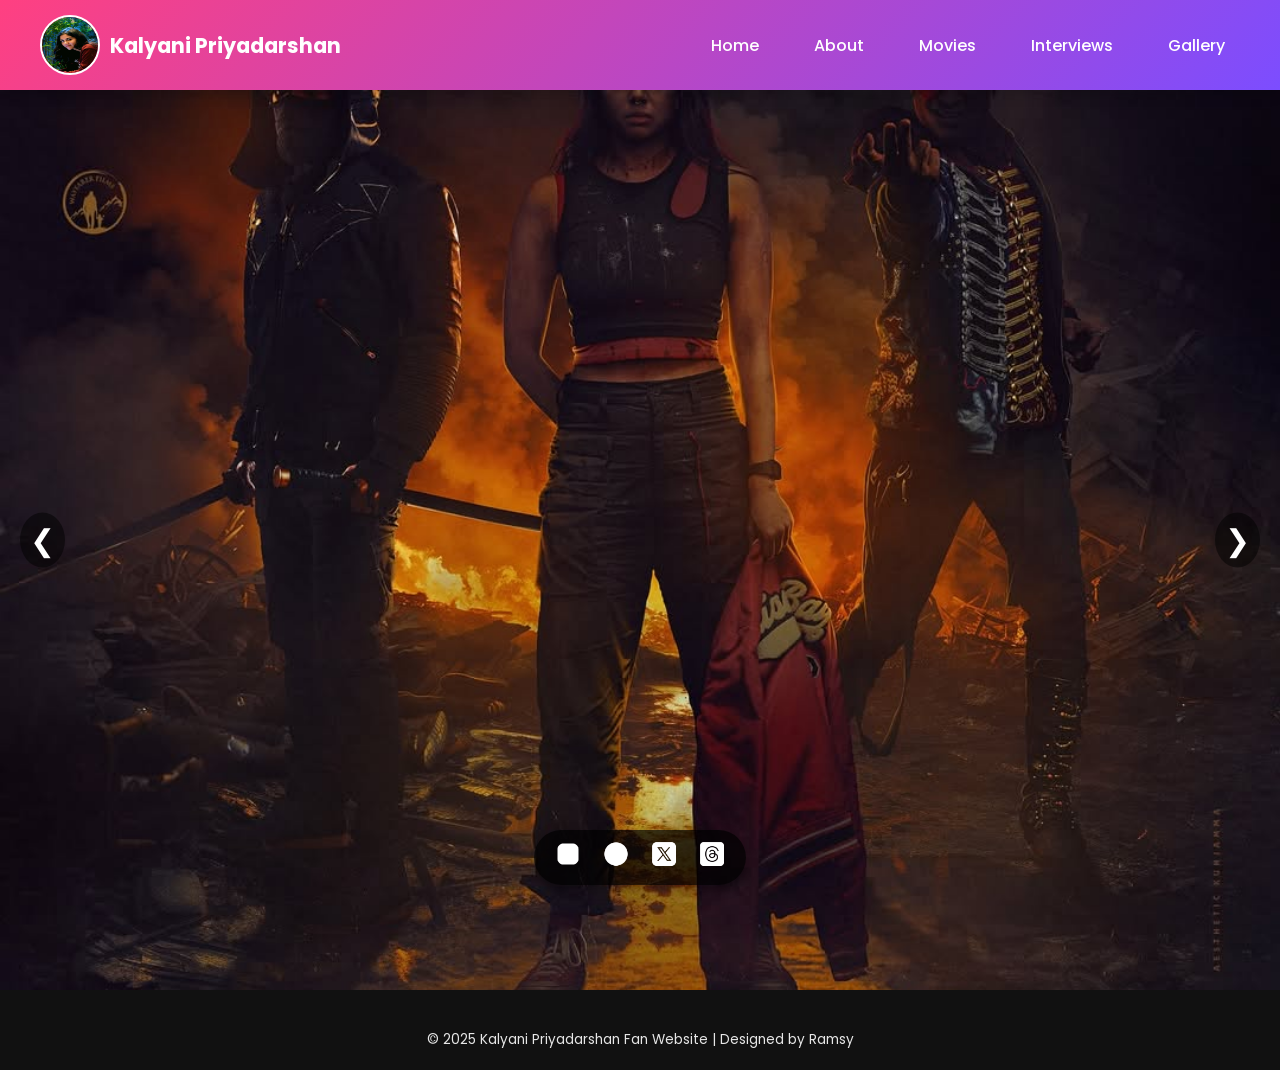
<file: index.html>
<!DOCTYPE html>
<html lang="en">
<head>
    <meta charset="UTF-8">
    <meta name="viewport" content="width=device-width, initial-scale=1.0">
    <link rel="stylesheet" href="style.css">
    <title>Kalyani Priyadarshan| fan website</title>
</head>
<body>
    <header class="header">
        <div class="logo">
            <img src="img/logo.jfif" alt="logo">
            <span>Kalyani Priyadarshan</span>
        </div>
        <nav class="navbar">
            <ul>
                <li><a href="home.html">Home</a></li>
                <li><a href="about.html">About</a></li>
                <li><a href="movies.html">Movies</a></li>
                <li><a href="interviews.html">Interviews</a></li>
                <li><a href="gallery.html">Gallery</a></li>
            </ul>
        </nav>    
    </header>

    <section class="home">
        <div class="slider">
            <div class="slides">
                <img src="img/kalyani1.jpg" alt="kalyani1" class="active">
                <img src="img/kalyani2.webp" alt="kalyani2">
                <img src="img/kalyani3.jpg" alt="kalyani3">
                <h1>Welcome to Kalyani Priyadarshan Fan Website</h1>
  <p>Explore movies, interviews, and a stunning gallery of your favorite star.</p>
  <a href="about.html" class="hero-btn">Know More</a>
            </div>
            <h1>Welcome to Kalyani Priyadarshan Fan Website</h1>
  <p>Explore movies, interviews, and a stunning gallery of your favorite star.</p>
  <a href="about.html" class="hero-btn">Know More</a>
            <button class="prev">&#10094;</button>
            <button class="next">&#10095;</button>
            <div class="social-media">
            <a href="https://www.instagram.com/kalyanipriyadarshan?utm_source=ig_web_button_share_sheet&igsh=ZDNlZDc0MzIxNw=="target="_blank">
            <img src="img/instagram.png" alt="instagram">
            </a>
            <a href="https://www.facebook.com/Kalyanipriyadarsan" target="_blank">
             <img src="img/facebook.png" alt="Facebook">
                 </a>
            <a href="https://x.com/kalyanipriyan" target="_blank">
                <img src="img/x.png" alt="Twitter">
             </a>
             <a href="https://www.threads.net//@kalyanipriyadarshan" target="_blank">
                <img src="img/thread.png" alt="YouTube">
                 </a>
        </div>
        </div>
        
    </section>
    <!-- Footer -->
<footer class="footer">
  <div class="footer-container">
    <div class="footer-copy">
      <p>&copy; 2025 Kalyani Priyadarshan Fan Website | Designed by Ramsy</p>
    </div>
  </div>
</footer>

    <script src="script.js"></script>
</body>
</html>
</file>
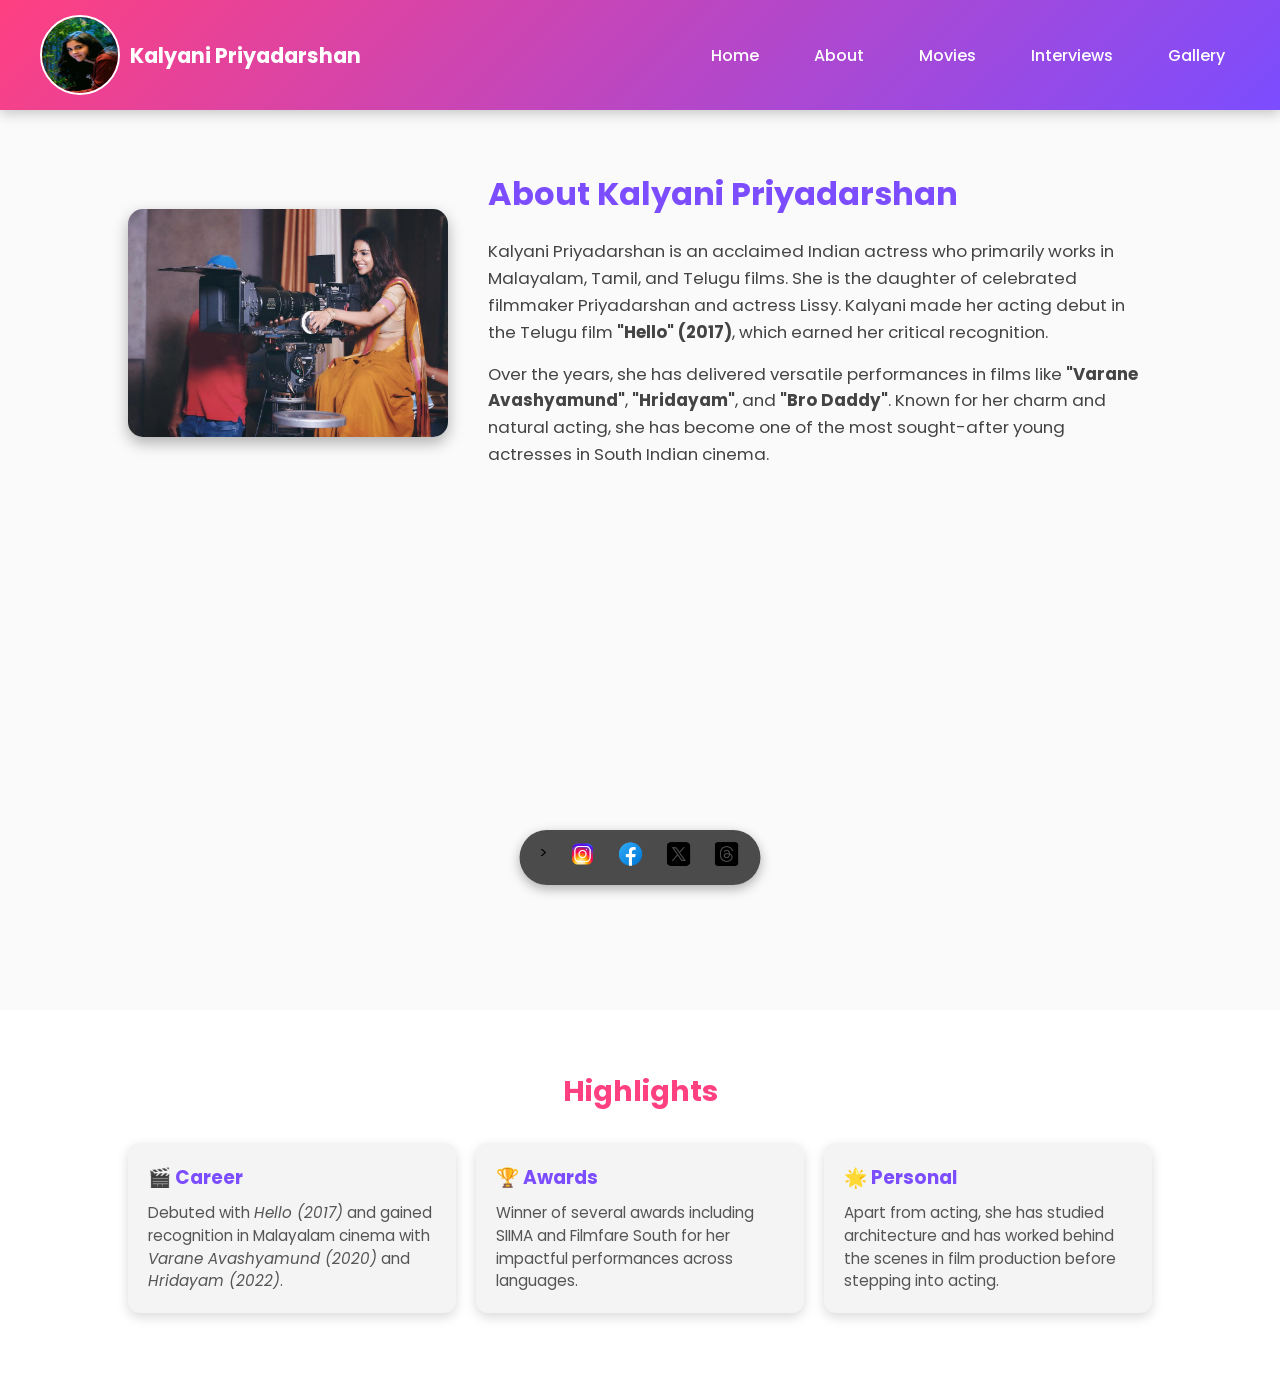
<file: about.html>
<!DOCTYPE html>
<html lang="en">
<head>
    <meta charset="UTF-8">
    <meta name="viewport" content="width=device-width, initial-scale=1.0">
    <link rel="stylesheet" href="about.css">
    <title>Kalyani Priyadarshan| fan website</title>
</head>
<body>
    <header class="header">
        <div class="logo">
            <img src="img/logo.jfif" alt="logo">
            <span>Kalyani Priyadarshan</span>
        </div>
        <nav class="navbar">
            <ul>
                <li><a href="home.html">Home</a></li>
                <li><a href="about.html">About</a></li>
                <li><a href="movies.html">Movies</a></li>
                <li><a href="interviews.html">Interviews</a></li>
                <li><a href="gallery.html">Gallery</a></li>
            </ul>
        </nav>   
     </header>
    <!-- About Section -->
  <section class="about">
    <div class="about-container">
      <div class="about-img">
        <img src="img/about.jpg" alt="Kalyani Priyadarshan">
      </div>
      <div class="about-text">
        <h1>About Kalyani Priyadarshan</h1>
        <p>
          Kalyani Priyadarshan is an acclaimed Indian actress who primarily works in
          Malayalam, Tamil, and Telugu films. She is the daughter of celebrated filmmaker
          Priyadarshan and actress Lissy. Kalyani made her acting debut in the Telugu film 
          <strong>"Hello" (2017)</strong>, which earned her critical recognition.
        </p>
        <p>
          Over the years, she has delivered versatile performances in films like
          <strong>"Varane Avashyamund"</strong>, <strong>"Hridayam"</strong>, and
          <strong>"Bro Daddy"</strong>. Known for her charm and natural acting, she has become
          one of the most sought-after young actresses in South Indian cinema.
        </p>
      </div>
    </div>
  </section>

  <!-- Highlights Section -->
  <section class="highlights">
    <h2>Highlights</h2>
    <div class="highlight-grid">
      <div class="highlight-card">
        <h3>🎬 Career</h3>
        <p>
          Debuted with <em>Hello (2017)</em> and gained recognition in Malayalam cinema with 
          <em>Varane Avashyamund (2020)</em> and <em>Hridayam (2022)</em>.
        </p>
      </div>
      <div class="highlight-card">
        <h3>🏆 Awards</h3>
        <p>
          Winner of several awards including SIIMA and Filmfare South for her impactful 
          performances across languages.
        </p>
      </div>
      <div class="highlight-card">
        <h3>🌟 Personal</h3>
        <p>
          Apart from acting, she has studied architecture and has worked behind the scenes in 
          film production before stepping into acting.
        </p>
      </div>
    </div>
  </section>

  <!-- Social Media Bar -->
  <div class="social-media">
            ><a href="https://www.instagram.com/kalyanipriyadarshan?utm_source=ig_web_button_share_sheet&igsh=ZDNlZDc0MzIxNw=="target="_blank">
            <img src="img/instagram.png" alt="instagram">
            </a>
            <a href="https://www.facebook.com/Kalyanipriyadarsan" target="_blank">
             <img src="img/facebook.png" alt="Facebook">
                 </a>
            <a href="https://x.com/kalyanipriyan" target="_blank">
                <img src="img/x.png" alt="Twitter">
             </a>
             <a href="https://www.threads.com/@kalyanipriyadarshan" target="_blank">
                <img src="img/thread.png" alt="YouTube">
                 </a>
        </div>
</body>
</html>
</file>
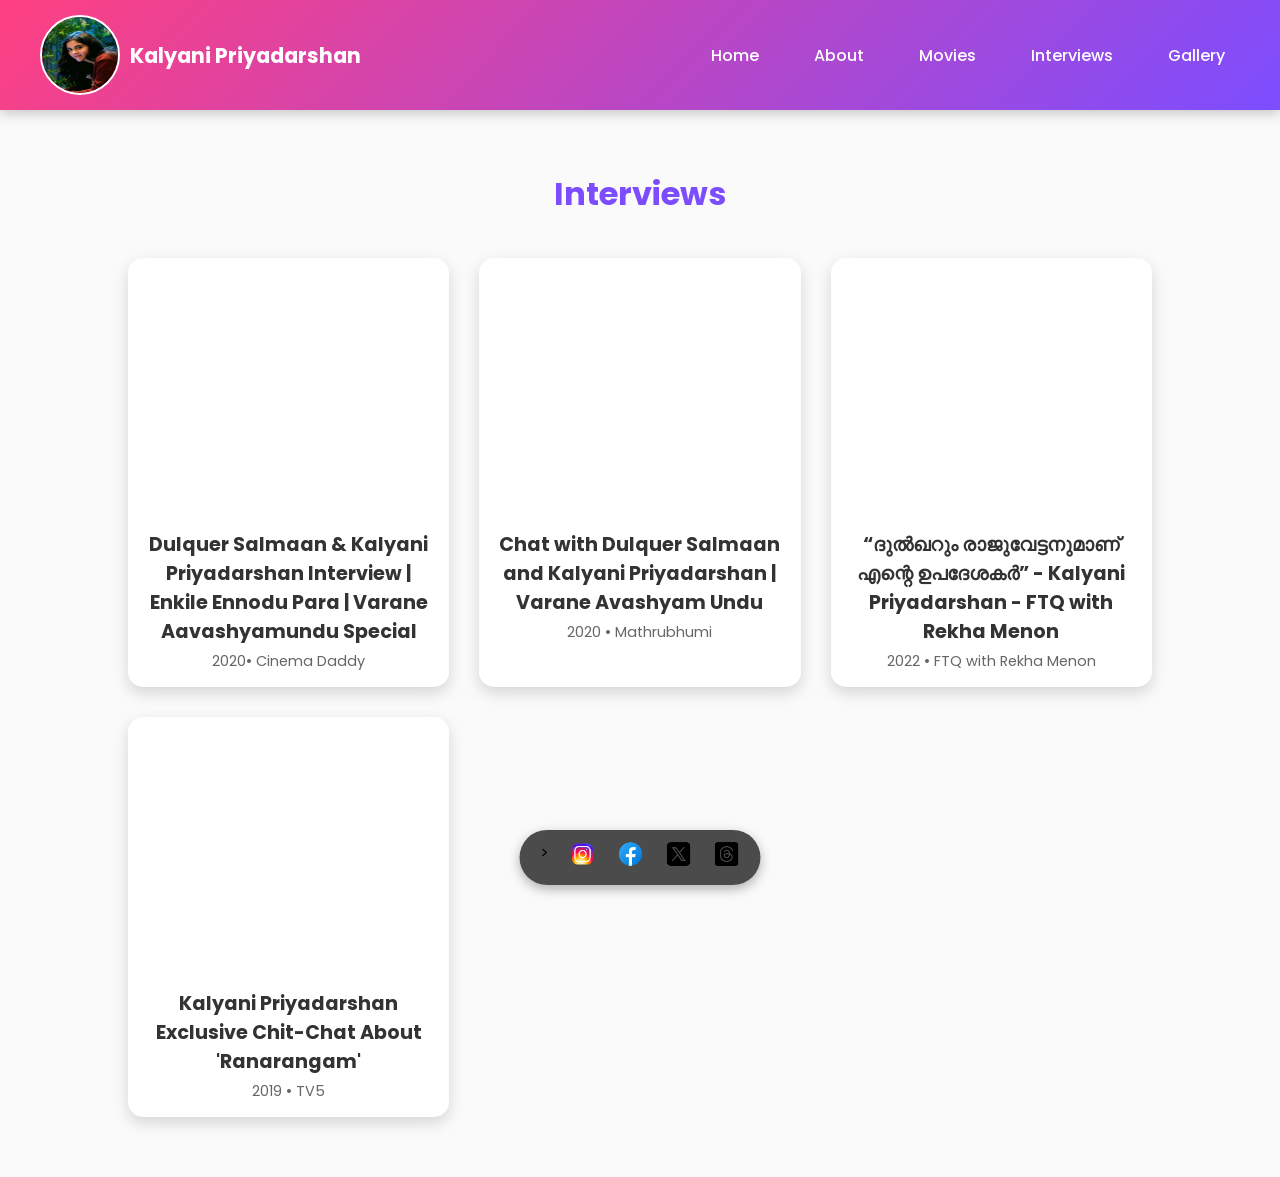
<file: interviews.html>
<!DOCTYPE html>
<html lang="en">
<head>
    <meta charset="UTF-8">
    <meta name="viewport" content="width=device-width, initial-scale=1.0">
    <link rel="stylesheet" href="interviews.css">
    <title>Kalyani Priyadarshan| fan website</title>
</head>
<body>
    <header class="header">
        <div class="logo">
            <img src="img/logo.jfif" alt="logo">
            <span>Kalyani Priyadarshan</span>
        </div>
        <nav class="navbar">
            <ul>
                <li><a href="home.html">Home</a></li>
                <li><a href="about.html">About</a></li>
                <li><a href="movies.html">Movies</a></li>
                <li><a href="interviews.html">Interviews</a></li>
                <li><a href="gallery.html">Gallery</a></li>
            </ul>
        </nav>    
    </header>
   <section class="interviews">
    <h1 class="section-title">Interviews</h1>
    <div class="interview-grid">
      
      <!-- Interview 1 -->
      <div class="interview-card">
        <iframe width="100%" height="250" src="https://www.youtube.com/embed/BHHLOW8S270?si=efUXnYtlylgnViCe" 
          title="YouTube interview"
          frameborder="0"
          allow="accelerometer; autoplay; clipboard-write; encrypted-media; gyroscope; picture-in-picture"
          allowfullscreen>
        </iframe>
        <div class="interview-info">
          <h2>Dulquer Salmaan & Kalyani Priyadarshan Interview | Enkile Ennodu Para | Varane Aavashyamundu Special</h2>
          <p>2020• Cinema Daddy</p>
        </div>
      </div>

      <!-- Interview 2 -->
      <div class="interview-card">
        <iframe width="100%" height="250" src="https://www.youtube.com/embed/sFdFp-FuoME?si=XHEnzDZsaBZNU6P0" 
          title="YouTube interview"
          frameborder="0"
          allow="accelerometer; autoplay; clipboard-write; encrypted-media; gyroscope; picture-in-picture"
          allowfullscreen>
        </iframe>
        <div class="interview-info">
          <h2>Chat with Dulquer Salmaan and Kalyani Priyadarshan | Varane Avashyam Undu</h2>
          <p>2020 • Mathrubhumi</p>
        </div>
      </div>

      <!-- Add more interviews as needed -->
         <!-- Interview 3 -->
      <div class="interview-card">
        <iframe width="100%" height="250" src="https://www.youtube.com/embed/ngzcUaWW22w?si=gildI9Qld12m5l-l" 
          title="YouTube interview"
          frameborder="0"
          allow="accelerometer; autoplay; clipboard-write; encrypted-media; gyroscope; picture-in-picture"
          allowfullscreen>
        </iframe>
        <div class="interview-info">
          <h2>“ദുൽഖറും രാജുവേട്ടനുമാണ് എന്റെ ഉപദേശകർ” - Kalyani Priyadarshan - FTQ with Rekha Menon</h2>
          <p>2022 • FTQ with Rekha Menon</p>
        </div>
      </div>
      <!----------Interview 4 ----------->
      <div class="interview-card">
        <iframe width="100%" height="250" src="https://www.youtube.com/embed/EWS5BrdOznM?si=oQXxsHIAV0Q_fXgD" 
          title="YouTube interview"
          frameborder="0"
          allow="accelerometer; autoplay; clipboard-write; encrypted-media; gyroscope; picture-in-picture"
          allowfullscreen>
        </iframe>
        <div class="interview-info">
          <h2>Kalyani Priyadarshan Exclusive Chit-Chat About 'Ranarangam'</h2>
          <p>2019 • TV5</p>
        </div>
      </div>
       
    </div>
  </section>
 
  <!-- Social media bar -->
    <div class="social-media">
            ><a href="https://www.instagram.com/kalyanipriyadarshan?utm_source=ig_web_button_share_sheet&igsh=ZDNlZDc0MzIxNw=="target="_blank">
            <img src="img/instagram.png" alt="instagram">
            </a>
            <a href="https://www.facebook.com/Kalyanipriyadarsan" target="_blank">
             <img src="img/facebook.png" alt="Facebook">
                 </a>
            <a href="https://x.com/kalyanipriyan" target="_blank">
                <img src="img/x.png" alt="Twitter">
             </a>
             <a href="https://www.threads.com/@kalyanipriyadarshan" target="_blank">
                <img src="img/thread.png" alt="YouTube">
                 </a>
        </div>
        </body>
</html>
</file>
<file: style.css>
@import url('https://fonts.googleapis.com/css2?family=Miniver&family=Poppins:ital,wght@0,400;0,500;0,600;0,700;1,400&display=swap');
*{
    margin:0;
    padding:0;
    box-sizing: border-box;
}
body{

    background-color: #fff;
    font-family: 'Poppins',sans-serif;
}
.header{

    width: 100%;
    background:linear-gradient(135deg,#ff4081,#7c4dff);
    padding:15px 40px;
    display:flex;
    box-shadow: 0 4px 12px rgba(0,0,0,0.2);
    position:sticky;
    top:0;
    z-index: 1000;
    align-items: center;
    justify-content: space-between;
}
.logo{
    display: flex;
    align-items: center;
    gap:10px;
    font-size: 1.5rem;
    font-weight: bold;
    color:#fff;


}
.logo img{
    width:60px;
    height:60px;
    border-radius:50%;
    border:2px solid #fff;
}
.logo span{
    font-size: 1.3rem;
    font-weight:bold;
    color:#fff;

}
.navbar ul{
    list-style: none;
    display: flex;
    gap:25px;
    
}
.navbar ul li a{
    text-decoration:none;
    font-size: 1rem;
    font-weight: 500;
    color:#fff;

}
.navbar a{
    border-radius: 6px;
    padding:10px 15px;
    transition: background 0.3s ease,transform 0.2s ease;
}
.navbar a:hover{
    background: rgba(255,255,255,0.2);
    transform:scale(1.05);
}
.home{
    width:100%;
    height:100vh;
    display: flex;
    justify-content: center;
    align-items: center;
    background:#111;
    overflow:hidden;


}
.slider{
    width: 100%;
    height: 100%;
    overflow: hidden;
    position: relative;
}

.slides {
    display: flex;
    transition: transform 0.5s ease-in-out;
}
.slides img {
    width: 100%;
    flex-shrink: 0;
}



.slides img.active{
    opacity:1;

}
.prev, .next{
    position:absolute;
    top: 50%;
    transform:translateY(-50%);
    background:rgba(0,0,0,0.5);
    color:white;
    border:none;
    font-size:30px;
    padding:10px;
    cursor:pointer;
    border-radius: 50%;
    user-select: none;

}
.prev {left:20px;}
.next{right:20px;}

 .prev:hover, .next:hover{
    background:rgba(0,0,0,0.8);
    }
    
.hero h1 {
  font-size: 2.5rem;
  margin-bottom: 10px;
}

.hero p {
  font-size: 1.2rem;
  margin-bottom: 20px;
}

.hero-btn {
  background: #ff4081;
  color: #fff;
  padding: 10px 20px;
  border-radius: 30px;
  text-decoration: none;
  font-weight: bold;
  transition: background 0.3s ease;
}

.hero-btn:hover {
  background: #7c4dff;
}
    .social-media{
        position: fixed;
        bottom:15px;
        left:50%;
        transform:translateX(-50%);
        display: flex;
        gap:20px;
        background:rgba(0,0,0,0.7);
        padding:10px  20px;
        border-radius:30px;
        box-shadow: 0 4px 12px rgba(0,0,0,0.3);
        z-index:2000;
    }
    .social-media a img{
        width:28px;
        height:28px;
        filter: brightness(0) invert(1); /* makes icons white on dark background */
        transition: transform 0.3s ease, filter 0.3s ease;
      

    }
     .social-media a img:hover {
  transform: scale(1.2);
  filter: brightness(1) invert(0); /* show original icon colors */
}
.footer {
  background: #111;
  color: #fff;
  padding: 40px 20px 20px;
  margin-top: auto;
}

.footer-container {
  max-width: 1200px;
  margin: 0 auto;
  text-align: center;
}



.footer-copy {
  font-size: 0.85rem;
  opacity: 0.9;
}
</file>
<file: about.css>
@import url('https://fonts.googleapis.com/css2?family=Miniver&family=Poppins:ital,wght@0,400;0,500;0,600;0,700;1,400&display=swap');
*{
    margin:0;
    padding:0;
    box-sizing: border-box;
}
body{

    background-color: #fff;
    font-family: 'Poppins',sans-serif;
}
.header{

    width: 100%;
    background:linear-gradient(135deg,#ff4081,#7c4dff);
    padding:15px 40px;
    display:flex;
    box-shadow: 0 4px 12px rgba(0,0,0,0.2);
    position:sticky;
    top:0;
    z-index: 1000;
    align-items: center;
    justify-content: space-between;
}
.logo{
    display: flex;
    align-items: center;
    gap:10px;
    font-size: 1.5rem;
    font-weight: bold;
    color:#fff;


}
.logo img{
    width:80px;
    height:80px;
    border-radius:50%;
    border:2px solid #fff;
}
.logo span{
    font-size: 1.3rem;
    font-weight:bold;
    color:#fff;

}
.navbar ul{
    list-style: none;
    display: flex;
    gap:25px;
    
}
.navbar ul li a{
    text-decoration:none;
    font-size: 1rem;
    font-weight: 500;
    color:#fff;

}
.navbar a{
    border-radius: 6px;
    padding:10px 15px;
    transition: background 0.3s ease,transform 0.2s ease;
}
.navbar a:hover{
    background: rgba(255,255,255,0.2);
    transform:scale(1.05);
}
.about {
  padding: 60px 10%;
  background: #fafafa;
  min-height: 100vh;
}

.about-container {
  display: flex;
  flex-wrap: wrap;
  align-items: center;
  gap: 40px;
}

.about-img img {
  width: 320px;
  height: auto;
  border-radius: 15px;
  box-shadow: 0 6px 15px rgba(0,0,0,0.3);
}

.about-text {
  flex: 1;
}

.about-text h1 {
  font-size: 2rem;
  color: #7c4dff;
  margin-bottom: 20px;
}

.about-text p {
  font-size: 1.05rem;
  line-height: 1.6;
  margin-bottom: 15px;
  color: #444;
}

/* Highlights */
.highlights {
  padding: 60px 10%;
  background: #fff;
}

.highlights h2 {
  text-align: center;
  font-size: 1.8rem;
  color: #ff4081;
  margin-bottom: 30px;
}

.highlight-grid {
  display: grid;
  grid-template-columns: repeat(auto-fit, minmax(280px, 1fr));
  gap: 20px;
}

.highlight-card {
  background: #f4f4f4;
  padding: 20px;
  border-radius: 12px;
  box-shadow: 0 4px 12px rgba(0,0,0,0.15);
  transition: transform 0.3s ease;
}

.highlight-card:hover {
  transform: translateY(-5px);
}

.highlight-card h3 {
  margin-bottom: 10px;
  color: #7c4dff;
}

.highlight-card p {
  color: #555;
  font-size: 0.95rem;
  line-height: 1.5;
}
.social-media{
        position: fixed;
        bottom:15px;
        left:50%;
        transform:translateX(-50%);
        display: flex;
        gap:20px;
        background:rgba(0,0,0,0.7);
        padding:10px  20px;
        border-radius:30px;
        box-shadow: 0 4px 12px rgba(0,0,0,0.3);
        z-index:2000;
    }
    .social-media a img{
        width:28px;
        height:28px;
      

    }
</file>
<file: interviews.css>
@import url('https://fonts.googleapis.com/css2?family=Miniver&family=Poppins:ital,wght@0,400;0,500;0,600;0,700;1,400&display=swap');
*{
    margin:0;
    padding:0;
    box-sizing: border-box;
}
body{

    background-color: #fff;
    font-family: 'Poppins',sans-serif;
}
.header{

    width: 100%;
    background:linear-gradient(135deg,#ff4081,#7c4dff);
    padding:15px 40px;
    display:flex;
    box-shadow: 0 4px 12px rgba(0,0,0,0.2);
    position:sticky;
    top:0;
    z-index: 1000;
    align-items: center;
    justify-content: space-between;
}
.logo{
    display: flex;
    align-items: center;
    gap:10px;
    font-size: 1.5rem;
    font-weight: bold;
    color:#fff;


}
.logo img{
    width:80px;
    height:80px;
    border-radius:50%;
    border:2px solid #fff;
}
.logo span{
    font-size: 1.3rem;
    font-weight:bold;
    color:#fff;

}
.navbar ul{
    list-style: none;
    display: flex;
    gap:25px;
    
}
.navbar ul li a{
    text-decoration:none;
    font-size: 1rem;
    font-weight: 500;
    color:#fff;

}
.navbar a{
    border-radius: 6px;
    padding:10px 15px;
    transition: background 0.3s ease,transform 0.2s ease;
}
.navbar a:hover{
    background: rgba(255,255,255,0.2);
    transform:scale(1.05);
}
.interviews {
  padding: 60px 10%;
  background: #fafafa;
  min-height: 100vh;
}

.section-title {
  font-size: 2rem;
  font-weight: bold;
  text-align: center;
  margin-bottom: 40px;
  color: #7c4dff;
}

.interview-grid {
  display: grid;
  grid-template-columns: repeat(auto-fit, minmax(300px, 1fr));
  gap: 30px;
}

.interview-card {
  background: #fff;
  border-radius: 15px;
  overflow: hidden;
  box-shadow: 0 6px 15px rgba(0,0,0,0.15);
  transition: transform 0.3s ease, box-shadow 0.3s ease;
}

.interview-card iframe {
  width: 100%;
  height: 250px;
  border: none;
}

.interview-info {
  padding: 15px;
  text-align: center;
}

.interview-info h2 {
  font-size: 1.2rem;
  color: #333;
  margin-bottom: 5px;
}

.interview-info p {
  font-size: 0.9rem;
  color: #666;
}

.interview-card:hover {
  transform: translateY(-8px);
  box-shadow: 0 12px 20px rgba(0,0,0,0.25);
}
.social-media{
        position: fixed;
        bottom:15px;
        left:50%;
        transform:translateX(-50%);
        display: flex;
        gap:20px;
        background:rgba(0,0,0,0.7);
        padding:10px  20px;
        border-radius:30px;
        box-shadow: 0 4px 12px rgba(0,0,0,0.3);
        z-index:2000;
    }
    .social-media a img{
        width:28px;
        height:28px;
      

    }
</file>
